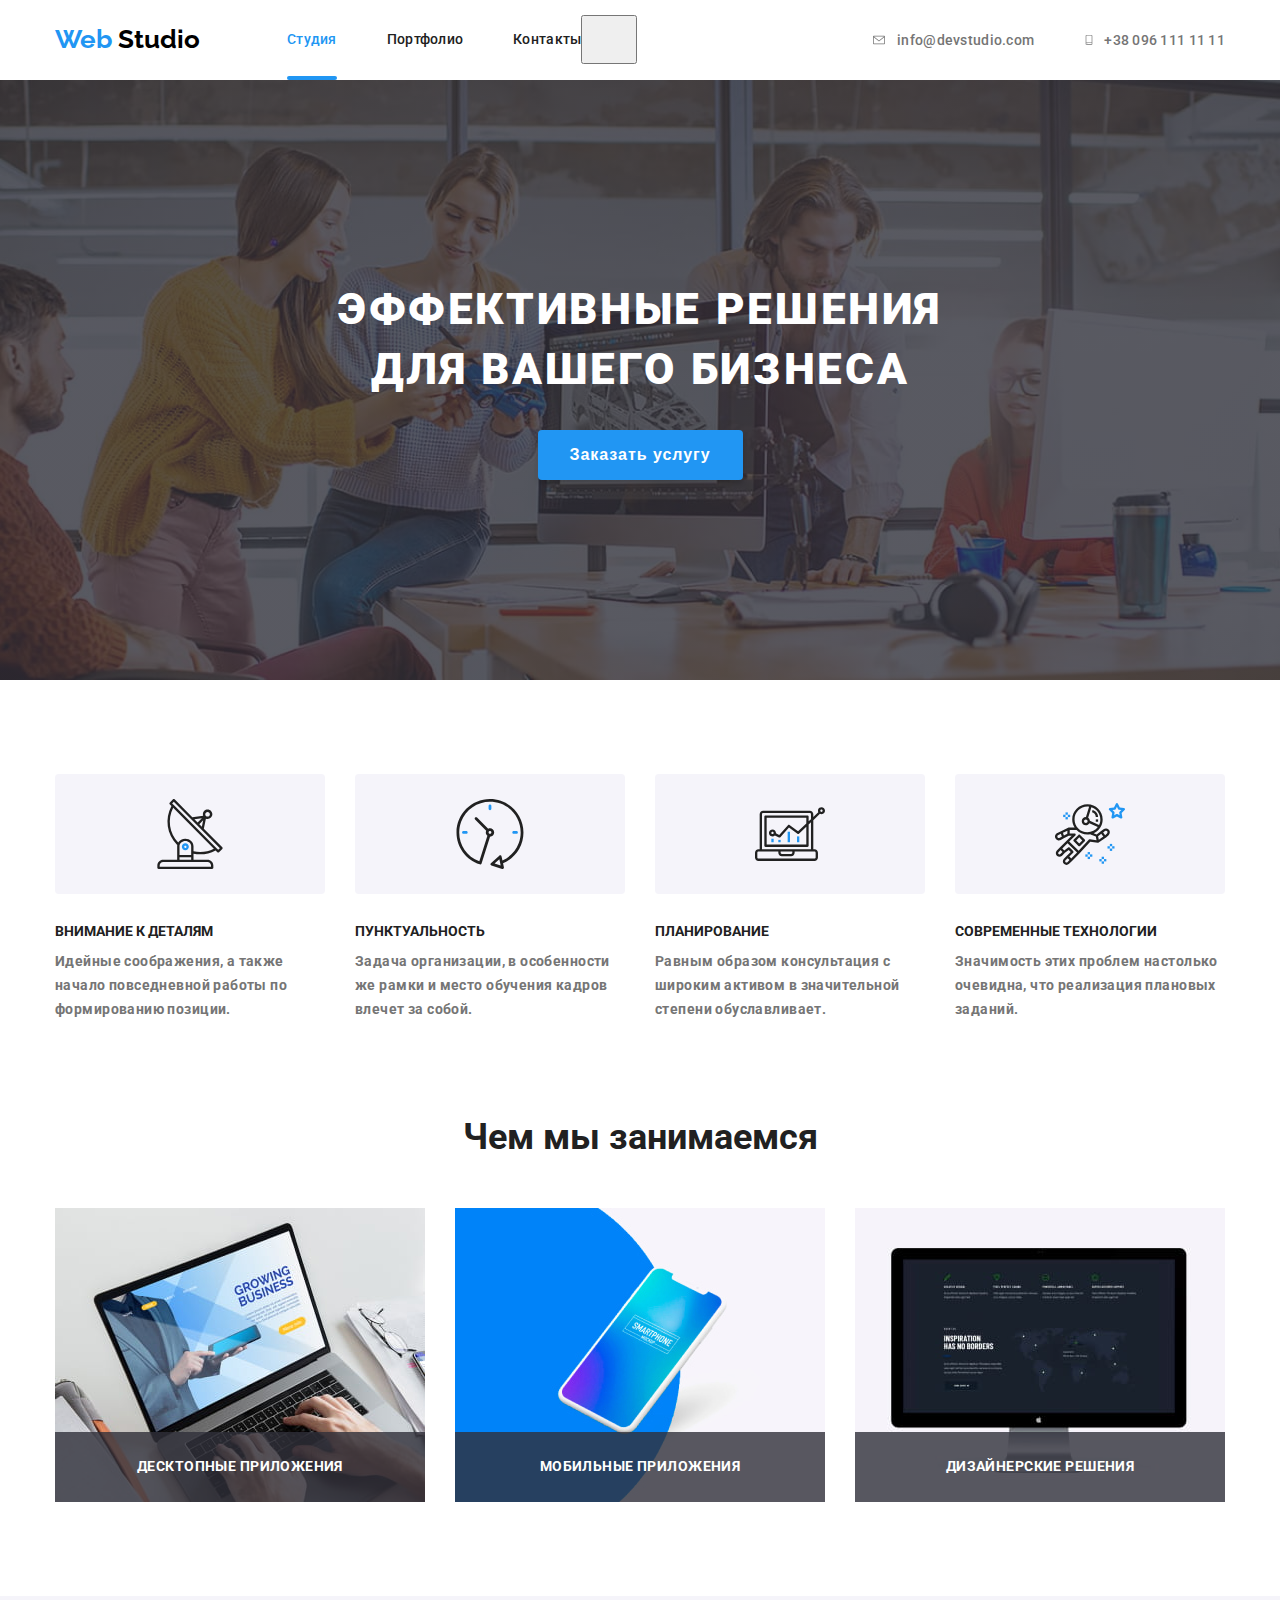
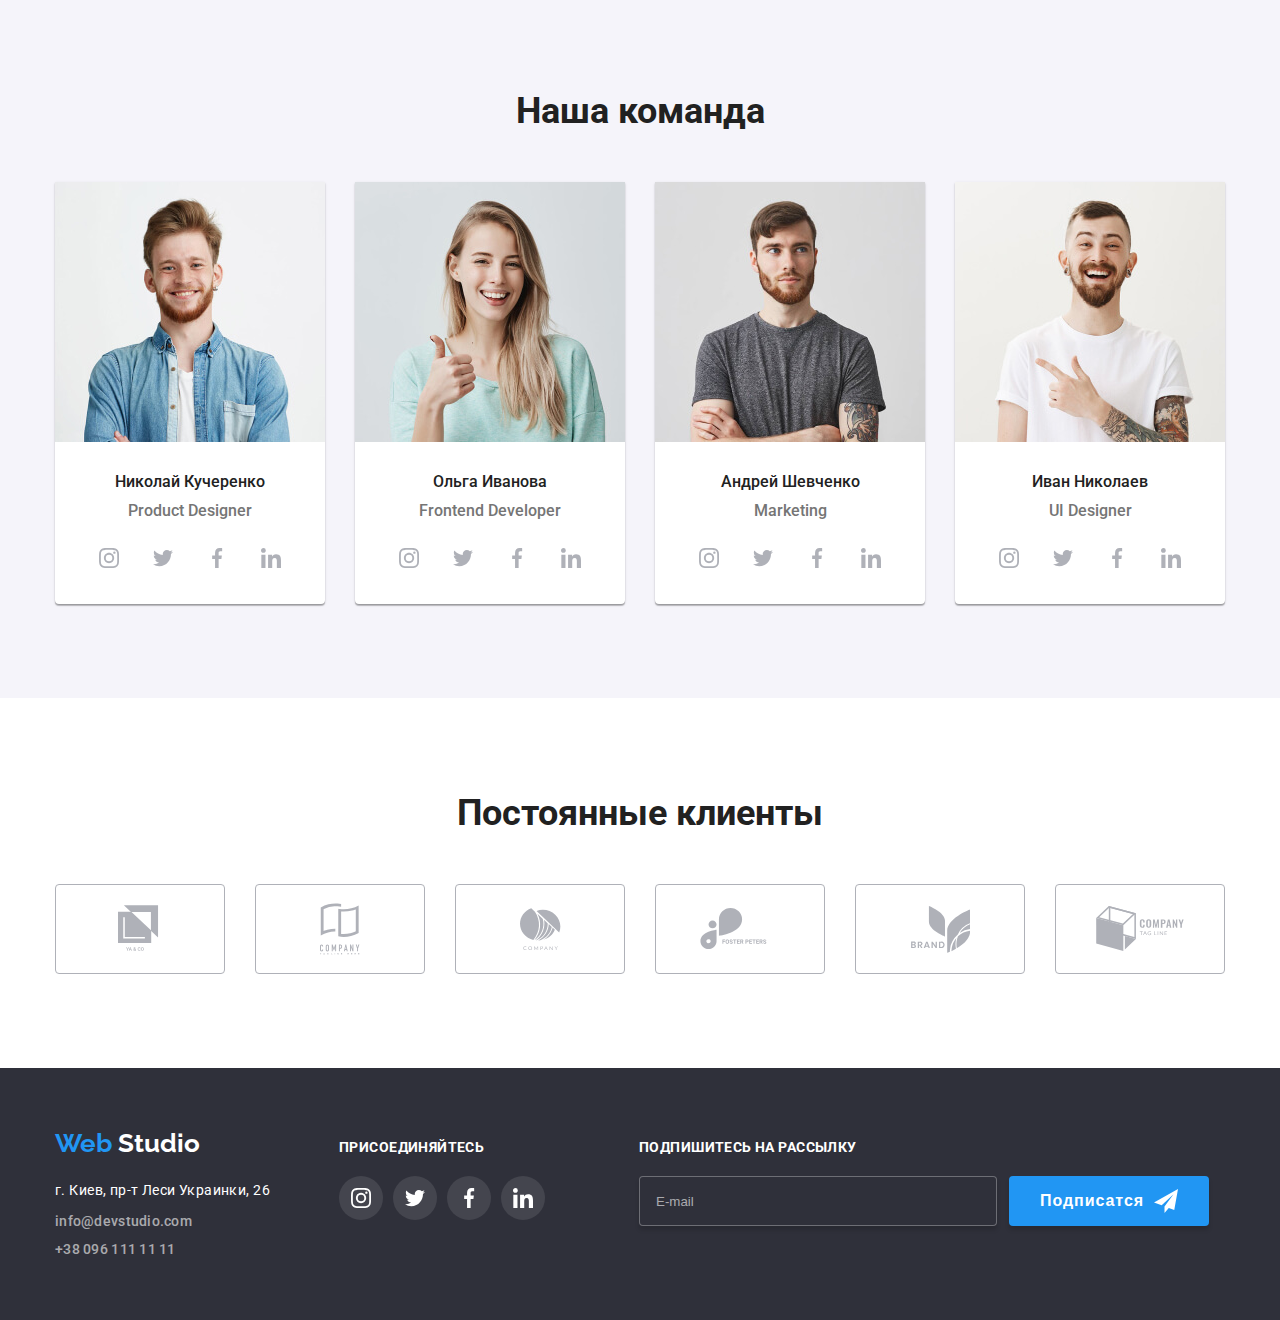
<file: index.html>
<!DOCTYPE html>
<html lang="ru">
  <head>
    <meta charset="UTF-8" />
    <meta name="viewport" content="width=device-width, initial-scale=1.0" />
    <title>WebStudio</title>
    <link
      rel="stylesheet"
      href="https://fonts.googleapis.com/css2?family=Raleway:wght@700&family=Roboto:wght@400;500;700;900&display=swap"
    />
    <link rel="stylesheet" href="./css/main.min.css" />
  </head>
  <body>
    <!-- ГЛАВНОЕ МЕНЮ -->
    <header class="header container">
      <div class="nav">
        <nav class="navigation">
          <a class="logo" href="./index.html"
            ><span>Web</span> <span class="header"> Studio</span></a
          >
          <ul class="navigation-list list">
            <li class="menu-item navigation-list-item">
              <a class="link current" href="./index.html">Студия</a>
            </li>
            <li class="menu-item navigation-list-item">
              <a class="link" href="./portfolio.html">Портфолио</a>
            </li>
            <li class="menu-item navigation-list-item">
              <a class="link" href="">Контакты</a>
            </li>
          </ul>
                    <button type="button" class="nav-menu-button is-open" aria-label="Перключатель для мобильного меню">
                      <svg width="40" height="40">
                        <use class="icon-cross" href="./images/icons/sprite.svg#close_24px"></use>
                    
                        <use class="icon-menu" href="./images/icons/sprite.svg#menu_24px"></use>
                      </svg>
                    </button>
        </nav>
        <ul class="header-utils list">
          <li class="header-address">
            <a class="header-mail link" href="mailto:info@devstudio.com">
              <svg class="header-mail-svg" width="16px" height="12px">
                <use
                  href="./images/icons/sprite.svg#icon-envelope"
                ></use>
              </svg>
              <adress>info@devstudio.com</adress></a
            >
          </li>
          <li class="header-address">
            <a class="header-tel link" href="tel:+380961111111">
              <svg class="header-tel-svg" width="10px" height="16px">
                <use
                  href="./images/icons/sprite.svg#icon-smartphone"
                ></use>
              </svg>
              +38 096 111 11 11</a
            >
          </li>
        </ul>
      </div>
    </header>
    <main>
      <!-- HERO СЕКЦИЯ -->
      <section class="hero section">
        <div class="block">
          <h1 class="hero-title">
            Эффективные решения <br />
            для вашего бизнеса
          </h1>
          <button data-modal-open class="modal-button">Заказать услугу</button>
        </div>
      </section>
      <!-- О НАС -->
      <section class="section">
        <div class="container">
          <h2 hidden>О нас</h2>
          <ul class="about-us-list list">
            <li class="about-us-list-item">
              <div class="about-us-list-back antena-icon"></div>
              <h3 class="title">Внимание к деталям</h3>

              <p class="about-us-list-text">
                Идейные соображения, а также начало повседневной работы по
                формированию позиции.
              </p>
            </li>
            <li class="about-us-list-item">
              <div class="about-us-list-back clock-icon"></div>
              <h3 class="title">Пунктуальность</h3>
              <p class="about-us-list-text">
                Задача организации, в особенности же рамки и место обучения
                кадров влечет за собой.
              </p>
            </li>
            <li class="about-us-list-item">
              <div class="about-us-list-back diagram-icon"></div>
              <h3 class="title">Планирование</h3>
              <p class="about-us-list-text">
                Равным образом консультация с широким активом в значительной
                степени обуславливает.
              </p>
            </li>
            <li class="about-us-list-item">
              <div class="about-us-list-back astronaut-icon"></div>
              <h3 class="title">Современные технологии</h3>
              <p class="about-us-list-text">
                Значимость этих проблем настолько очевидна, что реализация
                плановых заданий.
              </p>
            </li>
          </ul>
        </div>
      </section>
      <!-- Чем мы занимаемся -->
      <section class="section what">
        <div class="container">
          <h2 class="section-title">Чем мы занимаемся</h2>
          <ul class="whatawedoing list">
            <li class="whatawedoing-item">
              <div class="background-text">
                <img
                  src="./images/main/desctop.jpg"
                  alt="Картинка с десктопным приложением"
                  width="370"
                  height="294"
                />
                <p class="whatawedoing-title">Десктопные приложения</p>
              </div>
            </li>
            <li class="whatawedoing-item">
              <div class="background-text">
                <img
                  src="./images/main/mobile.jpg"
                  alt="Картинка с мобильным приложением"
                  width="370"
                  height="294"
                />
                <p class="whatawedoing-title">Мобильные приложения</p>
              </div>
            </li>
            <li class="whatawedoing-item">
              <div class="background-text">
              <img
                src="./images/main/design.jpg"
                alt="Картинка про дизайнерские решения"
                width="370"
                height="294"/>
              <div class="background-text">
                <p class="whatawedoing-title">Дизайнерские решения</p>
              </div>
            </li>
          </ul>
        </div>
      </section>

      <!-- Наша команда -->
      <section class="grey-section section">
        <div class="container">
          <h2 class="section-title">Наша команда</h2>
          <ul class="team-list list">
            <li class="team-list-item">
              <img
                src="./images/team/nikolay.jpg"
                alt="фотография Николая Кучеренко"
                width="270"
                height="260"
              />
              <h3 class="name-title">Николай Кучеренко</h3>
              <p class="text-description" lang="en">Product Designer</p>
              <ul class="social-list list">
                <li class="social-list-item">
                  <a
                    href=""
                    class="social-list-item-link"
                    aria-label="иконка инстаграм"
                  >
                    <svg class="social-list-item-link-svg">
                      <use
                        href="./images/icons/sprite.svg#icon-instagram2"
                      ></use>
                    </svg>
                  </a>
                </li>
                <li class="social-list-item">
                  <a
                    href=""
                    class="social-list-item-link"
                    aria-label="иконка твиттер"
                  >
                    <svg class="social-list-item-link-svg">
                      <use href="./images/icons/sprite.svg#icon-twitter1"></use>
                    </svg>
                  </a>
                </li>
                <li class="social-list-item">
                  <a
                    href=""
                    class="social-list-item-link"
                    aria-label="иконка фейсбук"
                  >
                    <svg class="social-list-item-link-svg">
                      <use
                        href="./images/icons/sprite.svg#icon-facebook1"
                      ></use>
                    </svg>
                  </a>
                </li>
                <li class="social-list-item">
                  <a
                    href=""
                    class="social-list-item-link"
                    aria-label="иконка линкедин"
                  >
                    <svg class="social-list-item-link-svg">
                      <use
                        href="./images/icons/sprite.svg#icon-linkedin1"
                      ></use>
                    </svg>
                  </a>
                </li>
              </ul>
            </li>
            <li class="team-list-item">
              <img
                src="./images/team/olga.jpg"
                alt="фотография Ольги Ивановой"
                width="270"
                height="260"
              />
              <h3 class="name-title">Ольга Иванова</h3>
              <p class="text-description" lang="en">Frontend Developer</p>
              <ul class="social-list list">
                <li class="social-list-item">
                  <a
                    href=""
                    class="social-list-item-link"
                    aria-label="иконка инстаграм"
                  >
                    <svg class="social-list-item-link-svg">
                      <use
                        href="./images/icons/sprite.svg#icon-instagram2"
                      ></use>
                    </svg>
                  </a>
                </li>
                <li class="social-list-item">
                  <a
                    href=""
                    class="social-list-item-link"
                    aria-label="иконка твиттер"
                  >
                    <svg class="social-list-item-link-svg">
                      <use href="./images/icons/sprite.svg#icon-twitter1"></use>
                    </svg>
                  </a>
                </li>
                <li class="social-list-item">
                  <a
                    href=""
                    class="social-list-item-link"
                    aria-label="иконка фейсбук"
                  >
                    <svg class="social-list-item-link-svg">
                      <use
                        href="./images/icons/sprite.svg#icon-facebook1"
                      ></use>
                    </svg>
                  </a>
                </li>
                <li class="social-list-item">
                  <a
                    href=""
                    class="social-list-item-link"
                    aria-label="иконка линкедин"
                  >
                    <svg class="social-list-item-link-svg">
                      <use
                        href="./images/icons/sprite.svg#icon-linkedin1"
                      ></use>
                    </svg>
                  </a>
                </li>
              </ul>
            </li>
            <li class="team-list-item">
              <img
                src="./images/team/andrey.jpg"
                alt="фотография Андрея Шевченко"
                width="270"
                height="260"
              />
              <h3 class="name-title">Андрей Шевченко</h3>
              <p class="text-description" lang="en">Marketing</p>
              <ul class="social-list list">
                <li class="social-list-item">
                  <a
                    href=""
                    class="social-list-item-link"
                    aria-label="иконка инстаграм"
                  >
                    <svg class="social-list-item-link-svg">
                      <use
                        href="./images/icons/sprite.svg#icon-instagram2"
                      ></use>
                    </svg>
                  </a>
                </li>
                <li class="social-list-item">
                  <a
                    href=""
                    class="social-list-item-link"
                    aria-label="иконка твиттер"
                  >
                    <svg class="social-list-item-link-svg">
                      <use href="./images/icons/sprite.svg#icon-twitter1"></use>
                    </svg>
                  </a>
                </li>
                <li class="social-list-item">
                  <a
                    href=""
                    class="social-list-item-link"
                    aria-label="иконка фейсбук"
                  >
                    <svg class="social-list-item-link-svg">
                      <use
                        href="./images/icons/sprite.svg#icon-facebook1"
                      ></use>
                    </svg>
                  </a>
                </li>
                <li class="social-list-item">
                  <a
                    href=""
                    class="social-list-item-link"
                    aria-label="иконка линкедин"
                  >
                    <svg class="social-list-item-link-svg">
                      <use
                        href="./images/icons/sprite.svg#icon-linkedin1"
                      ></use>
                    </svg>
                  </a>
                </li>
              </ul>
            </li>

            <li class="team-list-item">
              <img
                src="./images/team/ivan.jpg"
                alt="фотография Ивана Николаева"
                width="270"
                height="260"
              />
              <h3 class="name-title">Иван Николаев</h3>
              <p class="text-description" lang="en">UI Designer</p>
              <ul class="social-list list">
                <li class="social-list-item">
                  <a
                    href=""
                    class="social-list-item-link"
                    aria-label="иконка инстаграм"
                  >
                    <svg class="social-list-item-link-svg">
                      <use
                        href="./images/icons/sprite.svg#icon-instagram2"
                      ></use>
                    </svg>
                  </a>
                </li>
                <li class="social-list-item">
                  <a
                    href=""
                    class="social-list-item-link"
                    aria-label="иконка твиттер"
                  >
                    <svg class="social-list-item-link-svg">
                      <use href="./images/icons/sprite.svg#icon-twitter1"></use>
                    </svg>
                  </a>
                </li>
                <li class="social-list-item">
                  <a
                    href=""
                    class="social-list-item-link"
                    aria-label="иконка фейсбук"
                  >
                    <svg class="social-list-item-link-svg">
                      <use
                        href="./images/icons/sprite.svg#icon-facebook1"
                      ></use>
                    </svg>
                  </a>
                </li>
                <li class="social-list-item">
                  <a
                    href=""
                    class="social-list-item-link"
                    aria-label="иконка линкедин"
                  >
                    <svg class="social-list-item-link-svg">
                      <use
                        href="./images/icons/sprite.svg#icon-linkedin1"
                      ></use>
                    </svg>
                  </a>
                </li>
              </ul>
            </li>
          </ul>
        </div>
      </section>
      <!-- Постоянные клиенты -->
      <section class="client-section section">
        <div class="container">
          <h2 class="section-title">Постоянные клиенты</h2>
          <ul class="client-list list">
            <li class="client-list-item">
              <a  class="client-list-item-link link" href="">
              <svg
                class="client-list-item-svg"
                width="44.27px"
                height="49.23px"
              >
                <use
                  href="./images/clientlogo/sprite_logo.svg#icon-logo1"
                ></use>
              </svg>
              </a>
            </li>
            <li class="client-list-item">
              <a class="client-list-item-link link" href="">
              <svg class="client-list-item-svg" width="40px" height="52px">
                <use
                  href="./images/clientlogo/sprite_logo.svg#icon-logo2"
                ></use>
              </svg>
              </a>
            </li>
            <li class="client-list-item">
              <a class="client-list-item-link link" href="">
              <svg class="client-list-item-svg" width="41px" height="42.6px">
                <use
                  href="./images/clientlogo/sprite_logo.svg#icon-logo3"
                ></use>
              </svg>
              </a>
            </li>
            <li class="client-list-item">
              <a class="client-list-item-link link" href="">
              <svg
                class="client-list-item-svg"
                width="79.66px"
                height="42.02px"
              >
                <use
                  href="./images/clientlogo/sprite_logo.svg#icon-logo4"
                ></use>
              </svg>
              </a>
            </li>
            <li class="client-list-item">
              <a class="client-list-item-link link" href="">
              <svg class="client-list-item-svg" width="59px" height="47px">
                <use
                  href="./images/clientlogo/sprite_logo.svg#icon-logo5"
                ></use>
              </svg>
              </a>
            </li>
            <li class="client-list-item">
              <a class="client-list-item-link link" href="">
              <svg
                class="client-list-item-svg"
                width="88.48px"
                height="45.44px"
              >
                <use
                  href="./images/clientlogo/sprite_logo.svg#icon-logo6"
                ></use>
              </svg>
              </a>
            </li>
          </ul>
        </div>
      </section>
    </main>
    <!-- ФУТЕР -->
    <footer class="footer">
      <div class="container">
       <div class="footer-addres-join-wrapper">
        <div class="footer-logo-address">
          <a class="logo" href="./index.html"
            ><span>Web</span> <span class="footer"> Studio</span></a
          >
          <address class="footer-address-item">
                г. Киев, пр-т Леси Украинки, 26
          </address>
            <ul class="list">
              <li>
                <a class="footer-mail link" href="mailto:info@devstudio.com"
                  >info@devstudio.com</a
                >
              </li>
              <li>
                <a class="footer-tel link" href="tel:+380961111111"
                  >+38 096 111 11 11</a
                >
              </li>
            </ul>
        </div>
        <div class="join">
          <b class="title">присоединяйтесь</b>
          <ul class="social-list list">
            <li class="social-list-item">
              <a
                href=""
                class="social-list-item-link"
                aria-label="иконка инстаграм"
              >
                <svg class="social-list-item-link-svg">
                  <use href="./images/icons/sprite.svg#icon-instagram2"></use>
                </svg>
              </a>
            </li>
            <li class="social-list-item">
              <a
                href=""
                class="social-list-item-link"
                aria-label="иконка твиттер"
              >
                <svg class="social-list-item-link-svg">
                  <use href="./images/icons/sprite.svg#icon-twitter1"></use>
                </svg>
              </a>
            </li>
            <li class="social-list-item">
              <a
                href=""
                class="social-list-item-link"
                aria-label="иконка фейсбук"
              >
                <svg class="social-list-item-link-svg">
                  <use href="./images/icons/sprite.svg#icon-facebook1"></use>
                </svg>
              </a>
            </li>
            <li class="social-list-item">
              <a
                href=""
                class="social-list-item-link"
                aria-label="иконка линкедин"
              >
                <svg class="social-list-item-link-svg">
                  <use href="./images/icons/sprite.svg#icon-linkedin1"></use>
                </svg>
              </a>
            </li>
          </ul>
        </div>
          <div class="footer-subscribe-wrapper">
            <b class="footer-text-subscribe">Подпишитесь на рассылку</b>
            <div class="footer-subscribe-wrapper-form" role="group">
              <form class="footer-form-subscribe">
                <input type="email" placeholder="E-mail">
                <button class="footer-subscribe-button">Подписатся
                  <svg class="footer-subscribe-button-svg">
                    <use href="./images/icons/sprite.svg#icon-send"></use>
                  </svg>
                </button>
              </form>
            </div>
          </div>
       </div>
      </div>
    </footer>

<!-- Модальное окно -->
<div data-modal class="backdrop-modal is-hidden">
  <form action="#" class="modal-form">
    <h2 class="modal-form-title">Оставьте свои данные, мы вам перезвоним</h2>
    <button data-modal-close type="button" class="modal-close-button">
      <svg class="modal-close-button-svg">
        <use href="./images/icons/sprite.svg#icon-icon-close-modal"></use>
      </svg>
    </button>
    <div class="modal-form-input-wrapper">
      <input type="text" name="user-name" id="user-modal-name" class="modal-form-input" placeholder=" " required>
      <label class="modal-form-label" for="user-modal-name">Имя</label>
      <svg class="modal-form-svg">
        <use href="./images/icons/sprite.svg#icon-icon-person-modal"></use>
      </svg>
    </div>
    <div class="modal-form-input-wrapper">
      <input type="tel" name="user-tel" id="user-modal-tel" class="modal-form-input" placeholder=" " required>
      <label for="user-modal-tel" class="modal-form-label">Телефон</label>
      <svg class="modal-form-svg">
        <use href="./images/icons/sprite.svg#icon-icon-tell-modal"></use>
      </svg>
    </div>
    <div class="modal-form-input-wrapper">
      <input type="email" name="user-email" id="user-modal-email" class="modal-form-input" placeholder=" " required>
      <label for="user-modal-email" class="modal-form-label">Почта</label>
      <svg class="modal-form-svg">
        <use href="./images/icons/sprite.svg#icon-icon-email-modal"></use>
      </svg>
    </div>
    <div class="modal-form-message">
      <textarea name="user-message" class="modal-form-input text" placeholder=" "></textarea>
      <label for="user-modal-email" class="modal-form-message-label">Комментарий</label>
    </div>
    <div>
      <label class="modal-form-option-label">
        <input type="checkbox" name="policy" value="accept-policy" class="modal-form-checkbox">
        <span class="modal-form-custom-checkbox"></span>
        <span class="modal-form-option-consent">Соглашаюсь с рассылкой и принимаю <a href="#">Условия договора</a></span>
      </label>
    </div>
    <button type="submit" class="modal-form-button">Отправить</button>

  </form>
</div>
<script src="./js/modal.js"></script>

  </body>
</html>
</file>
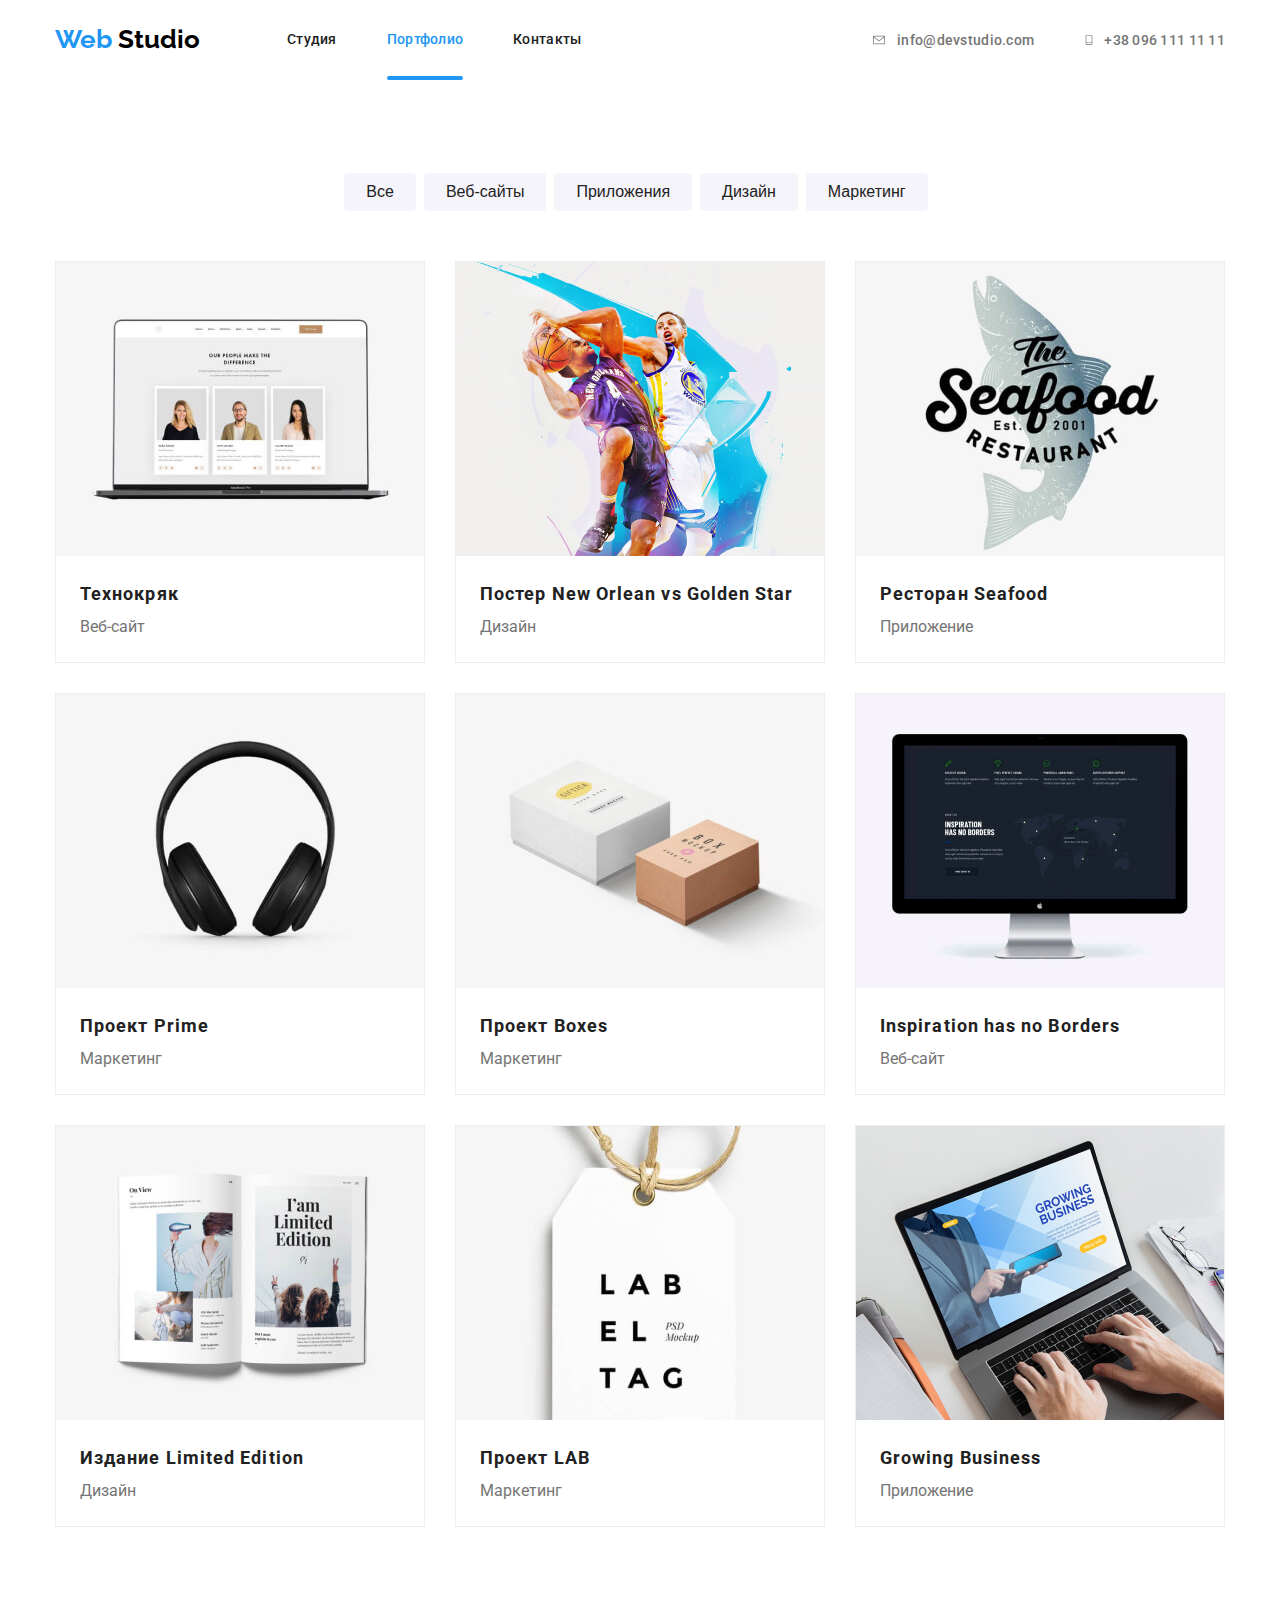
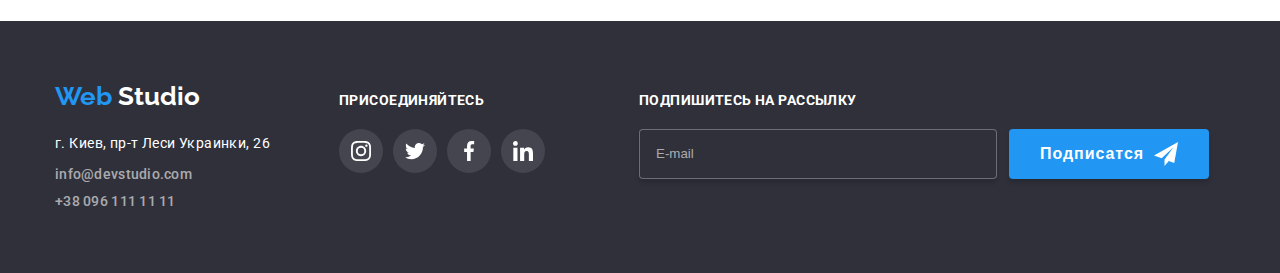
<file: portfolio.html>
<!DOCTYPE html>
<html lang="ru">
  <head>
    <meta charset="UTF-8" />
    <meta name="viewport" content="width=device-width, initial-scale=1.0" />
    <title>WebStudio</title>
    <link
      rel="stylesheet"
      href="https://fonts.googleapis.com/css2?family=Raleway:wght@700&family=Roboto:wght@400;500;700;900&display=swap"
    />
    <link rel="stylesheet" href="./css/porffolio.min.css" />
  </head>
  <body>
    <!-- ГЛАВНОЕ МЕНЮ -->
    <header class="header container">
      <div class="nav">
        <nav class="navigation">
          <a class="logo" href="./index.html"
            ><span>Web</span> <span class="header"> Studio</span></a
          >
          <ul class="navigation-list list">
            <li class="navigation-list-item">
              <a class="link" href="./index.html">Студия</a>
            </li>
            <li class="navigation-list-item">
              <a class="link current" href="./portfolio.html">Портфолио</a>
            </li>
            <li class="navigation-list-item">
              <a class="link" href="">Контакты</a>
            </li>
          </ul>
        </nav>
        <ul class="header-utils list">
          <li class="header-address">
            <a class="header-mail link" href="mailto:info@devstudio.com">
              <svg class="header-mail-svg" width="16px" height="12px">
                <use href="./images/icons/sprite.svg#icon-envelope"></use>
              </svg>
              <adress>info@devstudio.com</adress>
            </a>
          </li>
          <li class="header-address">
            <a class="header-tel link" href="tel:+380961111111">
              <svg class="header-tel-svg" width="10px" height="16px">
                <use href="./images/icons/sprite.svg#icon-smartphone"></use>
              </svg>
              +38 096 111 11 11</a
            >
          </li>
        </ul>
      </div>
    </header>
    <main>
      <!-- ПОРТФОЛИО -->
      <section>
        <div class="portfolio-container">
          <h1 hidden>Портфолио</h1>
          <ul class="filter-list list">
            <li><button type="button" class="filter-button">Все</button></li>
            <li>
              <button type="button" class="filter-button">Веб-сайты</button>
            </li>
            <li>
              <button type="button" class="filter-button">Приложения</button>
            </li>
            <li><button type="button" class="filter-button">Дизайн</button></li>
            <li>
              <button type="button" class="filter-button">Маркетинг</button>
            </li>
          </ul>
          <ul class="portfolio-list list">
            <li class="portfolio-list-item">
              <a href="" class="link">
                <div class="portfolio-wrapper">
                  <img
                    class="portfolio-list-img"
                    src="./images/portfolio/tehno.jpg"
                    alt="Ноутбук с открытым сайтом на экране"
                    width="370"
                    height="294"
                  />
                  <p class="overlay">
                    Технокряк это современная площадка распространения
                    коронавируса. Компании используют эту платформу для
                    цифрового шпионажа и атак на защищённые сервера конкурентов.
                  </p>
                </div>
                <div class="portfolio-list-description">
                  <h2 class="title">Технокряк</h2>
                  <p class="text-description">Веб-сайт</p>
                </div>
              </a>
            </li>
            <li class="portfolio-list-item">
              <a href="" class="link">
                <div class="portfolio-wrapper">
                  <img
                    class="portfolio-list-img"
                    src="./images/portfolio/neworlean.jpg"
                    alt="Два баскетболиста"
                    width="370"
                    height="294"
                  />
                  <p class="overlay">
                    Технокряк это современная площадка распространения
                    коронавируса. Компании используют эту платформу для
                    цифрового шпионажа и атак на защищённые сервера конкурентов.
                  </p>
                </div>
                <div class="portfolio-list-description">
                  <h2 class="title">Постер New Orlean vs Golden Star</h2>
                  <p class="text-description">Дизайн</p>
                </div>
              </a>
            </li>
            <li class="portfolio-list-item">
              <a href="" class="link">
                <div class="portfolio-wrapper">
                  <img
                    class="portfolio-list-img"
                    src="./images/portfolio/seafood.jpg"
                    alt="Логотип ресторана в виде рисунка рыбы"
                    width="370"
                    height="294"
                  />
                  <p class="overlay">
                    Технокряк это современная площадка распространения
                    коронавируса. Компании используют эту платформу для
                    цифрового шпионажа и атак на защищённые сервера конкурентов.
                  </p>
                </div>
                <div class="portfolio-list-description">
                  <h2 class="title">Ресторан Seafood</h2>
                  <p class="text-description">Приложение</p>
                </div>
              </a>
            </li>
            <li class="portfolio-list-item">
              <a href="" class="link">
                <div class="portfolio-wrapper">
                  <img
                    class="portfolio-list-img"
                    src="./images/portfolio/prime.jpg"
                    alt="Фотография черных наушников"
                    width="370"
                    height="294"
                  />
                  <p class="overlay">
                    Технокряк это современная площадка распространения
                    коронавируса. Компании используют эту платформу для
                    цифрового шпионажа и атак на защищённые сервера конкурентов.
                  </p>
                </div>
                <div class="portfolio-list-description">
                  <h2 class="title">Проект Prime</h2>
                  <p class="text-description">Маркетинг</p>
                </div>
              </a>
            </li>
            <li class="portfolio-list-item">
              <a href="" class="link">
                <div class="portfolio-wrapper">
                  <img
                    class="portfolio-list-img"
                    src="./images/portfolio/boxes.jpg"
                    alt="Фотография двух коробок"
                    width="370"
                    height="294"
                  />
                  <p class="overlay">
                    Технокряк это современная площадка распространения
                    коронавируса. Компании используют эту платформу для
                    цифрового шпионажа и атак на защищённые сервера конкурентов.
                  </p>
                </div>
                <div class="portfolio-list-description">
                  <h2 class="title">Проект Boxes</h2>
                  <p class="text-description">Маркетинг</p>
                </div>
              </a>
            </li>
            <li class="portfolio-list-item">
              <a href="" class="link">
                <div class="portfolio-wrapper">
                  <img
                    class="portfolio-list-img"
                    src="./images/portfolio/inspiration.jpg"
                    alt="Монитор с открытым сайтом на экране"
                    width="370"
                    height="294"
                  />
                  <p class="overlay">
                    Технокряк это современная площадка распространения
                    коронавируса. Компании используют эту платформу для
                    цифрового шпионажа и атак на защищённые сервера конкурентов.
                  </p>
                </div>
                <div class="portfolio-list-description">
                  <h2 class="title">Inspiration has no Borders</h2>
                  <p class="text-description">Веб-сайт</p>
                </div>
              </a>
            </li>
            <li class="portfolio-list-item">
              <a href="" class="link">
                <div class="portfolio-wrapper">
                  <img
                    class="portfolio-list-img"
                    src="./images/portfolio/limiteded.jpg"
                    alt="Разворот журнала"
                    width="370"
                    height="294"
                  />
                  <p class="overlay">
                    Технокряк это современная площадка распространения
                    коронавируса. Компании используют эту платформу для
                    цифрового шпионажа и атак на защищённые сервера конкурентов.
                  </p>
                </div>
                <div class="portfolio-list-description">
                  <h2 class="title">Издание Limited Edition</h2>
                  <p class="text-description">Дизайн</p>
                </div>
              </a>
            </li>
            <li class="portfolio-list-item">
              <a href="" class="link">
                <div class="portfolio-wrapper">
                  <img
                    class="portfolio-list-img"
                    src="./images/portfolio/lab.jpg"
                    alt="Фотография черных наушников"
                    width="370"
                    height="294"
                  />
                  <p class="overlay">
                    Технокряк это современная площадка распространения
                    коронавируса. Компании используют эту платформу для
                    цифрового шпионажа и атак на защищённые сервера конкурентов.
                  </p>
                </div>
                <div class="portfolio-list-description">
                  <h2 class="title">Проект LAB</h2>
                  <p class="text-description">Маркетинг</p>
                </div>
              </a>
            </li>
            <li class="portfolio-list-item">
              <a href="" class="link">
                <div class="portfolio-wrapper">
                  <img
                    class="portfolio-list-img"
                    src="./images/portfolio/growing.jpg"
                    alt="Ноутбук с открытым сайтом на экране"
                    width="370"
                    height="294"
                  />
                  <p class="overlay">
                    Технокряк это современная площадка распространения
                    коронавируса. Компании используют эту платформу для
                    цифрового шпионажа и атак на защищённые сервера конкурентов.
                  </p>
                </div>
                <div class="portfolio-list-description">
                  <h2 class="title">Growing Business</h2>
                  <p class="text-description">Приложение</p>
                </div>
              </a>
            </li>
          </ul>
        </div>
      </section>
    </main>
    <!-- ФУТЕР -->
    <footer class="footer">
      <div class="container">
        <div class="footer-addres-join-wrapper">
          <div class="footer-logo-address">
            <a class="logo" href="./index.html"
              ><span>Web</span> <span class="footer"> Studio</span></a
            >
            <address class="footer-address-item">
              г. Киев, пр-т Леси Украинки, 26
            </address>
            <ul class="list">
              <li>
                <a class="footer-mail link" href="mailto:info@devstudio.com"
                  >info@devstudio.com</a
                >
              </li>
              <li>
                <a class="footer-tel link" href="tel:+380961111111"
                  >+38 096 111 11 11</a
                >
              </li>
            </ul>
          </div>
          <div class="join">
            <b class="title">присоединяйтесь</b>
            <ul class="social-list list">
              <li class="social-list-item">
                <a
                  href=""
                  class="social-list-item-link"
                  aria-label="иконка инстаграм"
                >
                  <svg class="social-list-item-link-svg">
                    <use href="./images/icons/sprite.svg#icon-instagram2"></use>
                  </svg>
                </a>
              </li>
              <li class="social-list-item">
                <a
                  href=""
                  class="social-list-item-link"
                  aria-label="иконка твиттер"
                >
                  <svg class="social-list-item-link-svg">
                    <use href="./images/icons/sprite.svg#icon-twitter1"></use>
                  </svg>
                </a>
              </li>
              <li class="social-list-item">
                <a
                  href=""
                  class="social-list-item-link"
                  aria-label="иконка фейсбук"
                >
                  <svg class="social-list-item-link-svg">
                    <use href="./images/icons/sprite.svg#icon-facebook1"></use>
                  </svg>
                </a>
              </li>
              <li class="social-list-item">
                <a
                  href=""
                  class="social-list-item-link"
                  aria-label="иконка линкедин"
                >
                  <svg class="social-list-item-link-svg">
                    <use href="./images/icons/sprite.svg#icon-linkedin1"></use>
                  </svg>
                </a>
              </li>
            </ul>
          </div>
          <div class="footer-subscribe-wrapper">
            <b class="footer-text-subscribe">Подпишитесь на рассылку</b>
            <div class="footer-subscribe-wrapper-form" role="group">
              <form class="footer-form-subscribe">
                <input type="email" placeholder="E-mail" />
                <button class="footer-subscribe-button">
                  Подписатся
                  <svg class="footer-subscribe-button-svg">
                    <use href="./images/icons/sprite.svg#icon-send"></use>
                  </svg>
                </button>
              </form>
            </div>
          </div>
        </div>
      </div>
    </footer>
  </body>
</html>
</file>
<file: css/main.min.css>
html{box-sizing:border-box}*,*::before,*::after{box-sizing:inherit}body,p,h1,h2,h3{margin:0}body{background-color:#ffffff;font-family:"Roboto",sans-serif;font-size:14px;font-weight:700;line-height:1.14;color:#757575;text-decoration:none}a.link.current{color:#2196f3}img{display:block}.link{text-decoration:none;display:block;transition:color 250ms cubic-bezier(0.4, 0, 0.2, 1)}.link:focus,.link:hover{color:#2196f3}.list{list-style:none;margin:0;padding:0}.container{width:1200px;padding-left:15px;padding-right:15px;margin-left:auto;margin-right:auto}.section{padding-bottom:94px}.backdrop-modal{position:fixed;left:0;top:0;display:flex;justify-content:center;align-items:center;width:100%;height:100%;background-color:rgba(0,0,0,0.2);z-index:100}.is-hidden{opacity:0;visibility:hidden;pointer-events:none}.modal-form{position:relative;height:581px;display:flex;flex-direction:column;background-color:#fff;border-radius:4px;padding:40px}.modal-form-title{font-family:"Roboto",sans-serif;font-style:normal;font-size:20px;font-weight:700;line-height:1.15;text-align:center;letter-spacing:0.03em;margin:0px;margin-bottom:30px;color:#212121}.modal-form-input-wrapper{position:relative;margin-bottom:28px}.modal-form-input{height:40px;padding-left:42px;display:block;width:100%;font-family:"Roboto",sans-serif;font-style:normal;font-size:14px;font-weight:500;line-height:1.14;letter-spacing:0.01em;border:1px solid rgba(33,33,33,0.2);border-radius:4px;background-color:transparent}.modal-form-input::placeholder{color:transparent;transition:color 250ms linear 250ms}.modal-form-input .text{border:1px solid rgba(33,33,33,0.2);border-radius:4px;cursor:pointer}.modal-form-input:focus::placeholder{color:#000000}.modal-form-input.text:focus+.modal-form-message-label,.modal-form-input.text:hover+.modal-form-message-label,.modal-form-input.text:not(:placeholder-shown)+.modal-form-message-label{transform:translateY(-32px) translateX(0px);color:#2196f3}.modal-form-input:focus,.modal-form-input:not(:placeholder-shown){outline:none;border-color:#2196f3}.modal-form-message:focus+.modal-form-message-label,.modal-form-message:not(:placeholder-shown)+.modal-form-message-label{outline:none;font-size:12px;font-weight:400;line-height:1.17;letter-spacing:0.01em}.modal-form-message:focus+.modal-form-message-label{color:#2196f3;outline:none}.modal-form-message{height:120px;resize:none;position:relative;margin-left:auto;margin-right:auto;margin-bottom:28px;align-items:center;margin-bottom:30px}.modal-form-message:focus{border-color:#2196f3;outline:none}.modal-form-message-label{position:absolute;top:12px;left:14px;transition:transform 250ms linear, color 250ms linear}.modal-form-svg{position:absolute;top:25%;left:19px;display:inline-block;width:16px;height:16px;fill:#212121;transition:fill 250ms cubic-bezier(0.4, 0, 0.2, 1)}.modal-form-label{position:absolute;top:50%;left:42px;transform:translateY(-50%);font-family:"Roboto",sans-serif;color:#757575;font-size:14px;font-weight:400;line-height:1.14;font-style:normal;letter-spacing:0.01em;transition:transform 250ms linear}.modal-form-input:focus+.modal-form-label,.modal-form-input:hover+.modal-form-label,.modal-form-input:not(:placeholder-shown)+.modal-form-label{transform:translateY(-38px) translateX(-28px);color:#2196f3}.modal-form-input:focus ~ .modal-form-svg,.modal-form-input:hover ~ .modal-form-svg,.modal-form-input:not(:placeholder-shown) ~ .modal-form-svg{fill:#2196f3}.modal-form-checkbox{position:absolute;width:1px;height:1px;margin:-1px;border:0;padding:0;clip:rect(0 0 0 0);overflow:hidden}.modal-form-custom-checkbox{display:inline-block;width:16px;height:15px;margin-left:12px;display:inline-block;border:2px solid #212121;border-radius:2px}.text{width:450px;height:120px;resize:none;padding:12px 16px}.modal-form-option-consent{margin-left:9px;font-family:"Roboto",sans-serif;font-style:normal;font-size:14px;font-weight:400;line-height:1.7;letter-spacing:0.03em;color:#757575}.modal-form-option-consent a{color:#2196f3}.modal-form-checkbox:checked+.modal-form-custom-checkbox{background-color:#2196f3;background-image:url(../images/icons/check.svg);background-position:50% 50%;border:2px solid #2196f3;border-radius:2px}.modal-close-button:focus .modal-close-button-svg,.modal-close-button:hover .modal-close-button-svg{fill:#2196f3}.modal-form-button{font-size:16px;font-weight:700;line-height:1.87;letter-spacing:0.06em;background-color:#2196f3;color:#fff;padding:10px 32px 10px 32px;margin:auto;width:200px;height:50px;border-radius:4px;border-color:#2196f3;transition:color 250ms cubic-bezier(0.4, 0, 0.2, 1);text-transform:uppercase;cursor:pointer;margin-top:30px}.modal-form-button:focus,.modal-form-button:hover{background-color:#188ce8}.modal-close-button{position:absolute;top:8px;right:8px;width:30px;height:30px;border-radius:50%;background-color:transparent;border:1px solid rgba(0,0,0,0.1);cursor:pointer;transition:color 250ms linear;display:-webkit-box;display:-ms-flexbox;display:flex;justify-content:center;align-items:center;-webkit-box-pack:center;-ms-flex-pack:center;-webkit-box-align:center;-ms-flex-align:center;-webkit-transition-duration:250ms;transition-duration:250ms;-webkit-transition-timing-function:cubic-bezier(0.4, 0, 0.2, 1);transition-timing-function:cubic-bezier(0.4, 0, 0.2, 1)}.modal-close-button-svg{position:absolute;display:flex;justify-content:center;align-items:center;width:11px;height:11px;fill:#212121}.social-list{display:flex;justify-content:center;align-items:center;padding-left:0}.social-list:not(:last-child){margin-right:10px}.social-list-item{padding-left:0}.social-list-item:not(:last-child){margin-right:10px}.nav{display:flex;justify-content:space-between;align-items:center}.header-utils{display:flex}.header-mail{margin-right:50px}.navigation{display:flex;justify-content:center;align-items:center}.navigation-list{display:flex}.navigation-list .link{color:#212121;font-size:14px;font-weight:500;line-height:1.14;letter-spacing:0.02em;text-decoration:none}.navigation-list .link:focus,.navigation-list .link:hover{color:#2196f3}.navigation-list-item{position:relative;padding-top:32px;padding-bottom:32px}.navigation-list-item:not(:last-child){margin-right:50px}.logo{font-family:"Raleway",sans-serif;color:#2196f3;font-size:26px;font-weight:700;line-height:1.2;text-decoration:none}.logo .header{color:#000000;margin-right:87px}a.link.current{color:#2196f3}a.link.current::after{display:block;content:"";position:absolute;width:100%;height:4px;background:#2196f3;border-radius:2px;margin-top:28px;margin-left:auto;margin-right:auto}.header-mail,.header-tel{font-size:14px;font-weight:500;line-height:1.33;font-style:normal;letter-spacing:0.02em;color:#757575;display:flex;justify-content:center;align-items:center}.header-mail-svg,.header-tel-svg{display:flex;justify-content:center;align-items:center;margin-right:10px;fill:#757575;transition:fill 250ms cubic-bezier(0.4, 0, 0.2, 1)}.header-address:hover .header-mail-svg{fill:#2196f3}.header-address:hover .header-tel-svg{fill:#2196f3}.link:focus .header-tel-svg{fill:#2196f3}.link:focus .header-mail-svg{fill:#2196f3}.modal-button{color:#fff;background-color:#2196f3;box-shadow:0px 4px 4px rgba(0,0,0,0.15);border-radius:4px;display:block;padding-top:10px;padding-right:32px;padding-bottom:10px;padding-left:32px;margin-right:auto;margin-left:auto;border-width:0px;border-radius:4px;font-size:16px;font-weight:700;line-height:1.88;text-align:center;letter-spacing:0.06em;cursor:pointer}.hero{text-align:center;margin-bottom:94px;padding-bottom:0}.hero-title{font-size:44px;font-weight:900;line-height:1.36;letter-spacing:0.06em;text-transform:uppercase;color:#fff;margin-bottom:30px;padding-top:200px}.block{max-width:1600px;margin-left:auto;margin-right:auto;height:600px;background-image:linear-gradient(to bottom, rgba(47,48,58,0.8), rgba(47,48,58,0.8)),url("../images/main/Header.jpg");background-repeat:no-repeat;background-size:cover;background-position:center}.about-us-list{display:flex;margin:0}.about-us-list .title{font-size:14px;font-weight:0;line-height:1.14;text-transform:uppercase;color:#212121;padding-bottom:10px;padding-top:30px;margin:0}.about-us-list-text{font-size:14px;font-weight:0;line-height:1.71;letter-spacing:0.03em}.about-us-list-item{display:block}.about-us-list-item:not(:last-child){margin-right:30px}.about-us-list-back::before{width:270px;height:120px;left:515px;top:774px;content:"";display:block;background:#f5f4fa;border-radius:4px;background-repeat:no-repeat;background-position:center;background-size:70px;padding-top:25px;padding-right:100px;padding-bottom:25px;padding-left:100px}.antena-icon::before{background-image:url(../images/icons/antenna1.svg)}.clock-icon::before{background-image:url(../images/icons/clock1.svg)}.diagram-icon::before{background-image:url(../images/icons/diagram1.svg)}.astronaut-icon::before{background-image:url(../images/icons/astronaut1.svg)}.section-title{font-size:36px;font-weight:700;line-height:1.17;text-align:center;color:#212121;margin-top:0px;margin-bottom:0px}.background-text{position:relative;text-align:center}.whatawedoing{display:flex;padding-top:50px}.whatawedoing-title{position:absolute;left:0;bottom:0;display:flex;font-size:14px;font-weight:700;line-height:1.14;letter-spacing:0.03em;text-align:center;justify-content:center;text-transform:uppercase;color:#fff;width:370px;height:70px;margin:0;background:rgba(47,48,58,0.8);padding-top:27px}.whatawedoing-item:not(:last-child){margin-right:30px}.grey-section{background:#f5f4fa;background-color:#f5f4fa}.grey-section .container{padding-top:94px}.name-title{font-size:16px;font-weight:500;line-height:1.19;text-align:center;color:#212121;margin-top:30px;margin-bottom:10px}.text-description{font-size:16px;font-weight:500;line-height:1.19;text-align:center;margin-bottom:16px;margin-top:0}.team-list{display:flex;padding-top:50px}.team-list .social-list-item-link{display:flex;justify-content:center;align-items:center;width:44px;height:44px;border-radius:50%;background-color:rgba(255,255,255,0.1);transition:background-color 250ms cubic-bezier(0.4, 0, 0.2, 1)}.team-list .social-list-item-link:focus,.team-list .social-list-item-link:hover{background:#2196f3}.team-list .social-list-item-link-svg{width:20px;height:20px;fill:#afb1b8;transition:fill 250ms cubic-bezier(0.4, 0, 0.2, 1)}.team-list-item{background-color:#fff;border-bottom-right-radius:4px;border-bottom-left-radius:4px;box-shadow:0px 2px 1px rgba(0,0,0,0.2),0px 1px 1px rgba(0,0,0,0.14),0px 1px 3px rgba(0,0,0,0.12);padding-bottom:24px}.team-list-item:not(:last-child){margin-right:30px}.client-list{display:flex}.client-section .container{padding-top:94px}.client-list-item:not(:last-child){margin-right:30px}.client-list-item:hover{border-color:#2196f3}.client-list-item .link{width:170px;height:90px;display:flex;justify-content:center;align-items:center;border:1px solid #afb1b8;box-sizing:border-box;border-radius:4px;transition:border 250ms cubic-bezier(0.4, 0, 0.2, 1)}.client-list-item:hover .client-list-item-svg{fill:#2196f3}.link:focus .client-list-item-svg{fill:#2196f3}.client-list-item-link:hover{border-color:#2196f3;color:#2196f3}.client-list-item-svg{fill:#afb1b8;transition:fill 250ms cubic-bezier(0.4, 0, 0.2, 1)}.client-list{padding-top:50px}.client-list .link:focus{border-color:#2196f3}.footer{background:#2f303a;height:252px}.footer .title{font-style:normal;font-size:14px;font-weight:700;line-height:1.14;letter-spacing:0.03em;text-transform:uppercase;color:#fff}.footer-addres-join-wrapper{display:flex}.logo .footer{color:#fff;padding-top:24px;padding-bottom:25px}.footer-logo-address{margin-top:60px}.footer-address-item{font-style:normal;font-size:14px;font-weight:400;line-height:1.71;letter-spacing:0.03em;color:#fff;margin-top:20px}.footer-mail,.footer-tel{font-style:normal;font-size:14px;font-weight:500;line-height:1.33;letter-spacing:0.02em;color:rgba(255,255,255,0.6);margin-top:9px}.join{display:block;width:206px;height:80px;margin-top:72px;margin-left:69px}.join .social-list{margin-top:20px}.join .social-list-item-link{display:flex;justify-content:center;align-items:center;width:44px;height:44px;border-radius:50%;background-color:rgba(255,255,255,0.1);transition:background-color 250ms cubic-bezier(0.4, 0, 0.2, 1)}.join .social-list-item-link:focus,.join .social-list-item-link:hover{background:#2196f3}.join .social-list-item-link-svg{width:20px;height:20px;fill:white}.social-list-item-link:hover .social-list-item-link-svg,.social-list-item-link:focus .social-list-item-link-svg{fill:white}.footer-subscribe-wrapper{margin-left:94px;margin-top:72px}.footer-text-subscribe{font-size:14px;font-weight:700;line-height:1.14;letter-spacing:0.03em;text-transform:uppercase;color:#fff}.footer-subscribe-wrapper-form{margin-top:20px}.footer-subscribe-wrapper-form input{width:358px;height:50px;padding-top:15px;padding-bottom:15px;padding-left:16px;padding-right:16px;border:1px solid rgba(255,255,255,0.3);box-sizing:border-box;box-shadow:0px 4px 4px rgba(0,0,0,0.15);border-radius:4px;background-color:#2f303a}.footer-form-subscribe{display:flex}.footer-form-subscribe input{color:rgba(255,255,255,0.6)}.footer-form-subscribe input::placeholder{color:rgba(255,255,255,0.6)}.footer-subscribe-button{display:flex;justify-content:center;align-items:center;width:200px;height:50px;margin-left:12px;padding:0;color:#fff;background-color:#2196f3;box-shadow:0px 4px 4px rgba(0,0,0,0.15);border-radius:4px;border:0px;font-size:16px;font-weight:700;line-height:1.87;letter-spacing:0.06em}.footer-subscribe-button-svg{display:flex;width:24px;height:24px;margin-left:10px;fill:#fff}
/*# sourceMappingURL=main.min.css.map */
</file>
<file: css/porffolio.min.css>
html{box-sizing:border-box}*,*::before,*::after{box-sizing:inherit}body,p,h1,h2,h3{margin:0}body{background-color:#ffffff;font-family:"Roboto",sans-serif;font-size:14px;font-weight:700;line-height:1.14;color:#757575;text-decoration:none}a.link.current{color:#2196f3}img{display:block}.link{text-decoration:none;display:block;transition:color 250ms cubic-bezier(0.4, 0, 0.2, 1)}.link:focus,.link:hover{color:#2196f3}.list{list-style:none;margin:0;padding:0}.container{width:1200px;padding-left:15px;padding-right:15px;margin-left:auto;margin-right:auto}.section{padding-bottom:94px}.social-list{display:flex;justify-content:center;align-items:center;padding-left:0}.social-list:not(:last-child){margin-right:10px}.social-list-item{padding-left:0}.social-list-item:not(:last-child){margin-right:10px}.nav{display:flex;justify-content:space-between;align-items:center}.header-utils{display:flex}.header-mail{margin-right:50px}.navigation{display:flex;justify-content:center;align-items:center}.navigation-list{display:flex}.navigation-list .link{color:#212121;font-size:14px;font-weight:500;line-height:1.14;letter-spacing:0.02em;text-decoration:none}.navigation-list .link:focus,.navigation-list .link:hover{color:#2196f3}.navigation-list-item{position:relative;padding-top:32px;padding-bottom:32px}.navigation-list-item:not(:last-child){margin-right:50px}.logo{font-family:"Raleway",sans-serif;color:#2196f3;font-size:26px;font-weight:700;line-height:1.2;text-decoration:none}.logo .header{color:#000000;margin-right:87px}a.link.current{color:#2196f3}a.link.current::after{display:block;content:"";position:absolute;width:100%;height:4px;background:#2196f3;border-radius:2px;margin-top:28px;margin-left:auto;margin-right:auto}.header-mail,.header-tel{font-size:14px;font-weight:500;line-height:1.33;font-style:normal;letter-spacing:0.02em;color:#757575;display:flex;justify-content:center;align-items:center}.header-mail-svg,.header-tel-svg{display:flex;justify-content:center;align-items:center;margin-right:10px;fill:#757575;transition:fill 250ms cubic-bezier(0.4, 0, 0.2, 1)}.header-address:hover .header-mail-svg{fill:#2196f3}.header-address:hover .header-tel-svg{fill:#2196f3}.link:focus .header-tel-svg{fill:#2196f3}.link:focus .header-mail-svg{fill:#2196f3}.filter-button{color:#212121;background-color:#f5f4fa;border-radius:4px;transition:background-color 250ms cubic-bezier(0.4, 0, 0.2, 1);margin-right:8px;border:0;text-align:center;padding-right:22px;padding-left:22px;padding-bottom:6px;padding-top:6px;border-radius:4px;display:block;border-width:0px;border-radius:4px;font-size:16px;font-weight:500;line-height:1.63;cursor:pointer}.filter-button:focus,.filter-button:hover{color:#fff;background-color:#2196f3;outline:none;box-shadow:0px 2px 2px rgba(0,0,0,0.12),0px 1px 2px rgba(0,0,0,0.08),0px 3px 1px rgba(0,0,0,0.1)}.portfolio-list{display:flex;flex-wrap:wrap}.portfolio-list .link{text-decoration:none}.portfolio-list .title{font-size:18px;font-weight:0;line-height:2;letter-spacing:0.06em;color:#212121}.portfolio-list .text-description{font-size:16px;font-weight:400;line-height:1.87;color:#757575}.portfolio-list .hover-text-portfolio-list{font-size:18px;font-weight:400;line-height:1.56;letter-spacing:0.03em;color:#fff;background-color:#2196f3}.portfolio-list-item{width:calc((100% - 2 * 30px) / 3);margin-right:30px;margin-bottom:30px;border:1px solid #eeeeee}.portfolio-list-item:nth-child(3n){margin-right:0}.portfolio-list-item:nth-last-child(-n+3){margin-bottom:0}.portfolio-list-item .link:hover,.portfolio-list-item .link:focus{box-sizing:border-box;box-shadow:1px 4px 6px rgba(0,0,0,0.16),0px 4px 4px rgba(0,0,0,0.06),0px 1px 1px rgba(0,0,0,0.12)}.portfolio-list-item .link:hover .overlay,.portfolio-list-item .link:focus .overlay{opacity:1;transform:translateY(0)}.portfolio-container{width:1200px;padding-left:15px;padding-right:15px;margin-left:auto;margin-right:auto;margin-top:93px;margin-bottom:94px}.portfolio-list-description{display:block;justify-content:flex-start;align-items:center;align-content:space-between;padding-left:24px;padding-right:24px;padding-top:20px;padding-bottom:20px}.portfolio-list-description .title{margin-bottom:0;margin-top:0}.portfolio-list-description .text-description{margin-bottom:0;margin-top:0;text-align:start}.filter-list{display:flex;justify-content:center;align-items:center;margin-bottom:50px}.hover-text-portfolio-list{margin:0}.portfolio-wrapper{position:relative;overflow:hidden}.overlay{position:absolute;top:0;left:0;width:100%;height:100%;padding-left:24px;padding-right:24px;padding-top:63px;padding-bottom:63px;background:rgba(33,150,243,0.9);font-size:18px;font-weight:400;line-height:1.56;letter-spacing:0.03em;color:#fff;transform:translateY(100%);opacity:0;transition:transform 250ms cubic-bezier(0.4, 0, 0.2, 1),opacity 250ms cubic-bezier(0.4, 0, 0.2, 1)}.footer{background:#2f303a;height:252px}.footer .title{font-style:normal;font-size:14px;font-weight:700;line-height:1.14;letter-spacing:0.03em;text-transform:uppercase;color:#fff}.footer-addres-join-wrapper{display:flex}.logo .footer{color:#fff;padding-top:24px;padding-bottom:25px}.footer-logo-address{margin-top:60px}.footer-address-item{font-style:normal;font-size:14px;font-weight:400;line-height:1.71;letter-spacing:0.03em;color:#fff;margin-top:20px}.footer-mail,.footer-tel{font-style:normal;font-size:14px;font-weight:500;line-height:1.33;letter-spacing:0.02em;color:rgba(255,255,255,0.6);margin-top:9px}.join{display:block;width:206px;height:80px;margin-top:72px;margin-left:69px}.join .social-list{margin-top:20px}.join .social-list-item-link{display:flex;justify-content:center;align-items:center;width:44px;height:44px;border-radius:50%;background-color:rgba(255,255,255,0.1);transition:background-color 250ms cubic-bezier(0.4, 0, 0.2, 1)}.join .social-list-item-link:focus,.join .social-list-item-link:hover{background:#2196f3}.join .social-list-item-link-svg{width:20px;height:20px;fill:white}.social-list-item-link:hover .social-list-item-link-svg,.social-list-item-link:focus .social-list-item-link-svg{fill:white}.footer-subscribe-wrapper{margin-left:94px;margin-top:72px}.footer-text-subscribe{font-size:14px;font-weight:700;line-height:1.14;letter-spacing:0.03em;text-transform:uppercase;color:#fff}.footer-subscribe-wrapper-form{margin-top:20px}.footer-subscribe-wrapper-form input{width:358px;height:50px;padding-top:15px;padding-bottom:15px;padding-left:16px;padding-right:16px;border:1px solid rgba(255,255,255,0.3);box-sizing:border-box;box-shadow:0px 4px 4px rgba(0,0,0,0.15);border-radius:4px;background-color:#2f303a}.footer-form-subscribe{display:flex}.footer-form-subscribe input{color:rgba(255,255,255,0.6)}.footer-form-subscribe input::placeholder{color:rgba(255,255,255,0.6)}.footer-subscribe-button{display:flex;justify-content:center;align-items:center;width:200px;height:50px;margin-left:12px;padding:0;color:#fff;background-color:#2196f3;box-shadow:0px 4px 4px rgba(0,0,0,0.15);border-radius:4px;border:0px;font-size:16px;font-weight:700;line-height:1.87;letter-spacing:0.06em}.footer-subscribe-button-svg{display:flex;width:24px;height:24px;margin-left:10px;fill:#fff}
/*# sourceMappingURL=porffolio.min.css.map */
</file>
